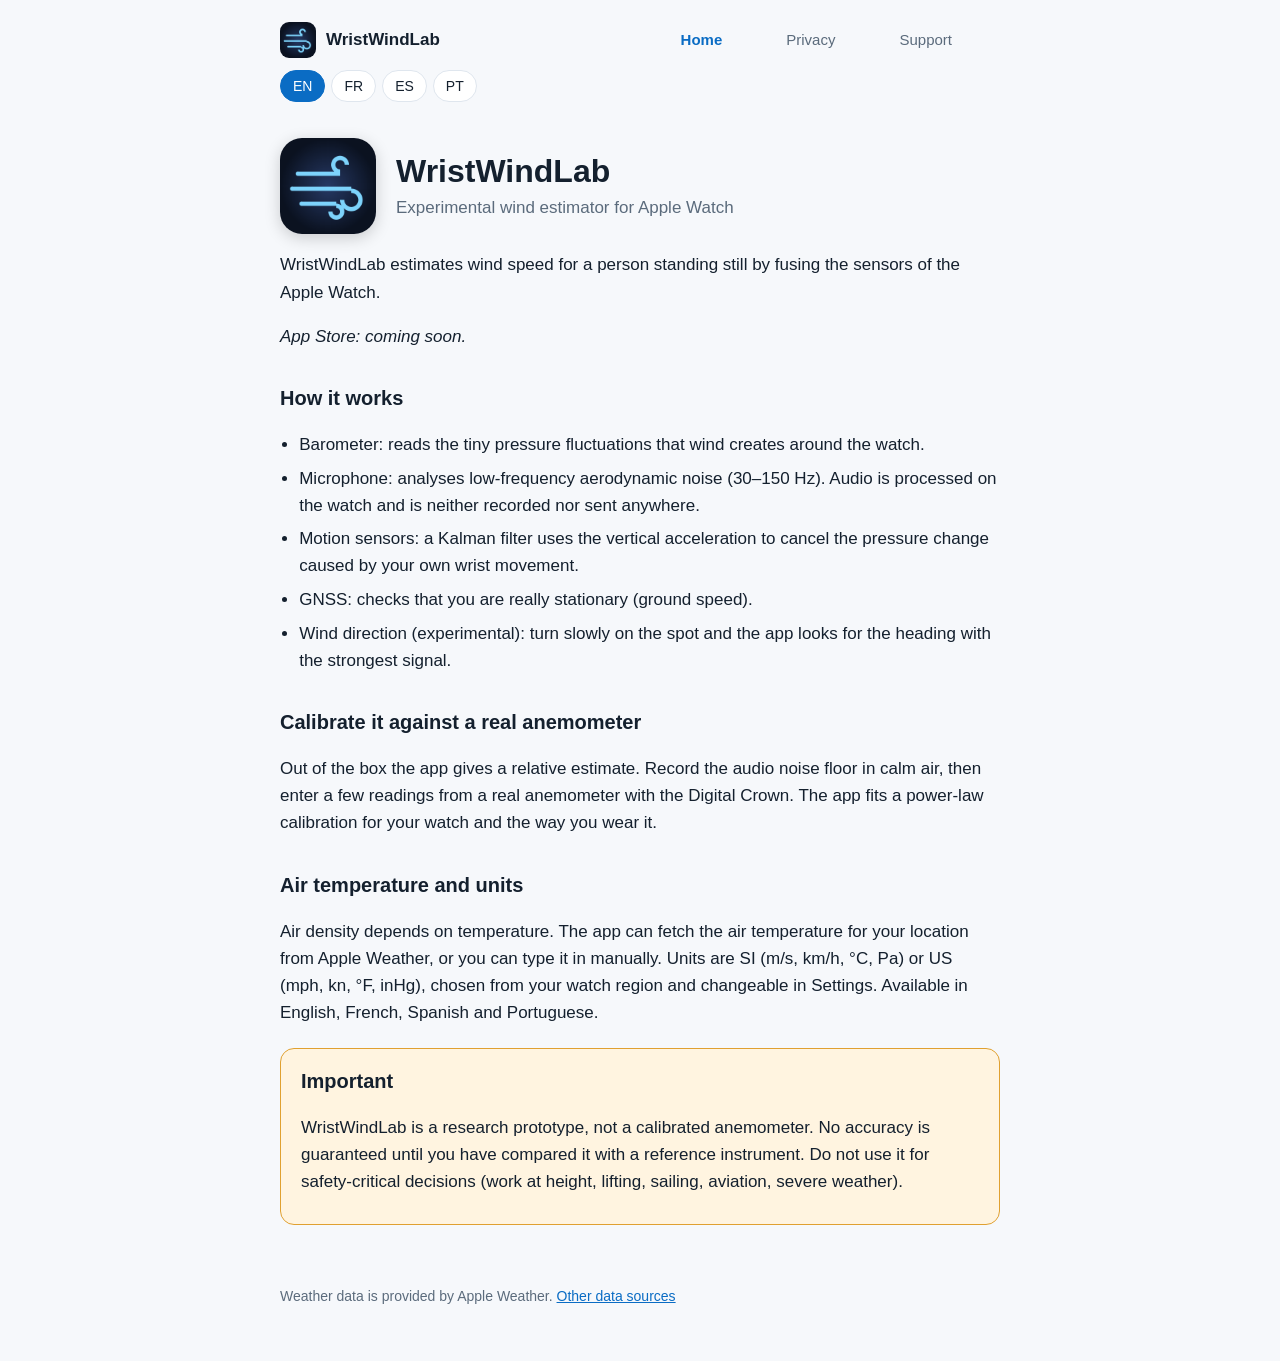
<file: index.html>
<!doctype html>
<html lang="en">
<head>
<meta charset="utf-8">
<meta name="viewport" content="width=device-width,initial-scale=1">
<title>WristWindLab</title>
<meta name="description" content="WristWindLab — experimental wind estimator for Apple Watch.">
<link rel="icon" href="assets/icon-180.png">
<link rel="apple-touch-icon" href="assets/icon-180.png">
<link rel="stylesheet" href="assets/style.css">
</head>
<body>
<header>
<a class="brand" href="index.html"><img src="assets/icon-180.png" alt="" width="36" height="36">WristWindLab</a>
<nav class="pages" aria-label="Pages"><a href="index.html" aria-current=page><span data-l="en">Home</span></a><a href="index.html" aria-current=page><span data-l="fr">Accueil</span></a><a href="index.html" aria-current=page><span data-l="es">Inicio</span></a><a href="index.html" aria-current=page><span data-l="pt">Início</span></a><a href="privacy.html"><span data-l="en">Privacy</span></a><a href="privacy.html"><span data-l="fr">Confidentialité</span></a><a href="privacy.html"><span data-l="es">Privacidad</span></a><a href="privacy.html"><span data-l="pt">Privacidade</span></a><a href="support.html"><span data-l="en">Support</span></a><a href="support.html"><span data-l="fr">Assistance</span></a><a href="support.html"><span data-l="es">Soporte</span></a><a href="support.html"><span data-l="pt">Suporte</span></a></nav>
<div class="lang" role="group" aria-label="Language"><button type="button" data-set="en" aria-pressed="false">EN</button><button type="button" data-set="fr" aria-pressed="false">FR</button><button type="button" data-set="es" aria-pressed="false">ES</button><button type="button" data-set="pt" aria-pressed="false">PT</button></div>
</header>
<main>
<section lang="en" data-l="en">
<div class="hero"><img src="assets/icon-512.png" alt="WristWindLab" width="96" height="96"><div><h1>WristWindLab</h1><p class="tag">Experimental wind estimator for Apple Watch</p></div></div>
<p>WristWindLab estimates wind speed for a person standing still by fusing the sensors of the Apple Watch.</p>
<p><em>App Store: coming soon.</em></p>
<h2>How it works</h2><ul><li>Barometer: reads the tiny pressure fluctuations that wind creates around the watch.</li><li>Microphone: analyses low-frequency aerodynamic noise (30–150 Hz). Audio is processed on the watch and is neither recorded nor sent anywhere.</li><li>Motion sensors: a Kalman filter uses the vertical acceleration to cancel the pressure change caused by your own wrist movement.</li><li>GNSS: checks that you are really stationary (ground speed).</li><li>Wind direction (experimental): turn slowly on the spot and the app looks for the heading with the strongest signal.</li></ul>
<h2>Calibrate it against a real anemometer</h2><p>Out of the box the app gives a relative estimate. Record the audio noise floor in calm air, then enter a few readings from a real anemometer with the Digital Crown. The app fits a power-law calibration for your watch and the way you wear it.</p>
<h2>Air temperature and units</h2><p>Air density depends on temperature. The app can fetch the air temperature for your location from Apple Weather, or you can type it in manually. Units are SI (m/s, km/h, °C, Pa) or US (mph, kn, °F, inHg), chosen from your watch region and changeable in Settings. Available in English, French, Spanish and Portuguese.</p>
<div class="warn"><h2>Important</h2><p>WristWindLab is a research prototype, not a calibrated anemometer. No accuracy is guaranteed until you have compared it with a reference instrument. Do not use it for safety-critical decisions (work at height, lifting, sailing, aviation, severe weather).</p></div>
</section>
<section lang="fr" data-l="fr">
<div class="hero"><img src="assets/icon-512.png" alt="WristWindLab" width="96" height="96"><div><h1>WristWindLab</h1><p class="tag">Estimateur de vent expérimental pour Apple Watch</p></div></div>
<p>WristWindLab estime la vitesse du vent pour une personne immobile en fusionnant les capteurs de l&#x27;Apple Watch.</p>
<p><em>App Store : bientôt disponible.</em></p>
<h2>Fonctionnement</h2><ul><li>Baromètre : lit les infimes fluctuations de pression que le vent crée autour de la montre.</li><li>Microphone : analyse le bruit aérodynamique basse fréquence (30–150 Hz). Le son est traité sur la montre ; il n&#x27;est ni enregistré ni transmis.</li><li>Capteurs de mouvement : un filtre de Kalman utilise l&#x27;accélération verticale pour annuler la variation de pression due aux mouvements de votre poignet.</li><li>GNSS : vérifie que vous êtes bien immobile (vitesse sol).</li><li>Direction du vent (expérimental) : tournez lentement sur place ; l&#x27;app cherche le cap où le signal est le plus fort.</li></ul>
<h2>Étalonnez-la avec un vrai anémomètre</h2><p>Sans étalonnage, l&#x27;app fournit une estimation relative. Mesurez le plancher de bruit en air calme, puis saisissez quelques valeurs lues sur un vrai anémomètre avec la Digital Crown. L&#x27;app ajuste une loi de puissance propre à votre montre et à votre façon de la porter.</p>
<h2>Température de l&#x27;air et unités</h2><p>La densité de l&#x27;air dépend de la température. L&#x27;app peut récupérer la température de l&#x27;air à votre position via Apple Weather, ou vous pouvez la saisir manuellement. Unités SI (m/s, km/h, °C, Pa) ou américaines (mph, kn, °F, inHg), choisies selon la région de la montre et modifiables dans Réglages. Disponible en anglais, français, espagnol et portugais.</p>
<div class="warn"><h2>Important</h2><p>WristWindLab est un prototype de recherche, pas un anémomètre étalonné. Aucune exactitude n&#x27;est garantie tant que vous ne l&#x27;avez pas comparé à un instrument de référence. Ne l&#x27;utilisez pas pour des décisions de sécurité (travail en hauteur, levage, navigation, aviation, météo violente).</p></div>
</section>
<section lang="es" data-l="es">
<div class="hero"><img src="assets/icon-512.png" alt="WristWindLab" width="96" height="96"><div><h1>WristWindLab</h1><p class="tag">Estimador de viento experimental para Apple Watch</p></div></div>
<p>WristWindLab estima la velocidad del viento para una persona en reposo fusionando los sensores del Apple Watch.</p>
<p><em>App Store: próximamente.</em></p>
<h2>Cómo funciona</h2><ul><li>Barómetro: lee las diminutas fluctuaciones de presión que el viento crea alrededor del reloj.</li><li>Micrófono: analiza el ruido aerodinámico de baja frecuencia (30–150 Hz). El audio se procesa en el reloj y no se graba ni se envía a ninguna parte.</li><li>Sensores de movimiento: un filtro de Kalman usa la aceleración vertical para anular la variación de presión causada por los movimientos de tu muñeca.</li><li>GNSS: comprueba que estás realmente quieto (velocidad sobre el suelo).</li><li>Dirección del viento (experimental): gira despacio sobre ti mismo y la app busca el rumbo con la señal más fuerte.</li></ul>
<h2>Calíbrala con un anemómetro real</h2><p>Sin calibrar, la app ofrece una estimación relativa. Mide el piso de ruido con aire en calma y luego introduce algunas lecturas de un anemómetro real con la Digital Crown. La app ajusta una ley de potencia propia de tu reloj y de cómo lo llevas.</p>
<h2>Temperatura del aire y unidades</h2><p>La densidad del aire depende de la temperatura. La app puede obtener la temperatura del aire en tu ubicación mediante Apple Weather, o puedes escribirla a mano. Unidades SI (m/s, km/h, °C, Pa) o estadounidenses (mph, kn, °F, inHg), elegidas según la región del reloj y modificables en Ajustes. Disponible en inglés, francés, español y portugués.</p>
<div class="warn"><h2>Importante</h2><p>WristWindLab es un prototipo de investigación, no un anemómetro calibrado. No se garantiza ninguna exactitud hasta que lo compares con un instrumento de referencia. No lo uses para decisiones críticas de seguridad (trabajo en altura, izado, navegación, aviación, fenómenos meteorológicos severos).</p></div>
</section>
<section lang="pt" data-l="pt">
<div class="hero"><img src="assets/icon-512.png" alt="WristWindLab" width="96" height="96"><div><h1>WristWindLab</h1><p class="tag">Estimador de vento experimental para Apple Watch</p></div></div>
<p>O WristWindLab estima a velocidade do vento para uma pessoa parada combinando os sensores do Apple Watch.</p>
<p><em>App Store: em breve.</em></p>
<h2>Como funciona</h2><ul><li>Barômetro: lê as minúsculas flutuações de pressão que o vento cria ao redor do relógio.</li><li>Microfone: analisa o ruído aerodinâmico de baixa frequência (30–150 Hz). O áudio é processado no relógio e não é gravado nem enviado para lugar nenhum.</li><li>Sensores de movimento: um filtro de Kalman usa a aceleração vertical para cancelar a variação de pressão causada pelos movimentos do seu pulso.</li><li>GNSS: confirma que você está realmente parado (velocidade sobre o solo).</li><li>Direção do vento (experimental): gire devagar no lugar e o app procura o rumo com o sinal mais forte.</li></ul>
<h2>Calibre com um anemômetro real</h2><p>Sem calibração, o app fornece uma estimativa relativa. Meça o piso de ruído com o ar calmo e depois informe algumas leituras de um anemômetro real com a Digital Crown. O app ajusta uma lei de potência própria para o seu relógio e para o jeito como você o usa.</p>
<h2>Temperatura do ar e unidades</h2><p>A densidade do ar depende da temperatura. O app pode obter a temperatura do ar na sua localização pelo Apple Weather, ou você pode digitá-la manualmente. Unidades SI (m/s, km/h, °C, Pa) ou americanas (mph, kn, °F, inHg), escolhidas pela região do relógio e alteráveis em Ajustes. Disponível em inglês, francês, espanhol e português.</p>
<div class="warn"><h2>Importante</h2><p>O WristWindLab é um protótipo de pesquisa, não um anemômetro calibrado. Nenhuma precisão é garantida até que você o compare com um instrumento de referência. Não o use para decisões críticas de segurança (trabalho em altura, içamento, navegação, aviação, clima severo).</p></div>
</section>
</main>
<footer><p data-l="en">Weather data is provided by Apple Weather. <a href="https://developer.apple.com/weatherkit/data-source-attribution/" rel="noopener">Other data sources</a></p><p data-l="fr">Les données météo sont fournies par Apple Weather. <a href="https://developer.apple.com/weatherkit/data-source-attribution/" rel="noopener">Autres sources de données</a></p><p data-l="es">Los datos meteorológicos los proporciona Apple Weather. <a href="https://developer.apple.com/weatherkit/data-source-attribution/" rel="noopener">Otras fuentes de datos</a></p><p data-l="pt">Os dados meteorológicos são fornecidos pelo Apple Weather. <a href="https://developer.apple.com/weatherkit/data-source-attribution/" rel="noopener">Outras fontes de dados</a></p></footer>
<script>(function(){var L=['en','fr','es','pt'],d=document,r=d.documentElement;r.classList.add('js');
function pick(){var q=(location.search.match(/[?&]lang=(\w\w)/)||[])[1];var s=null;try{s=localStorage.getItem('wwl-lang')}catch(e){}
var n=(navigator.language||'en').slice(0,2).toLowerCase();return [q,s,n].filter(function(x){return L.indexOf(x)>-1})[0]||'en'}
function set(l){r.lang=l;d.querySelectorAll('[data-l]').forEach(function(e){e.hidden=e.getAttribute('data-l')!==l});
d.querySelectorAll('[data-set]').forEach(function(b){b.setAttribute('aria-pressed',b.getAttribute('data-set')===l)});try{localStorage.setItem('wwl-lang',l)}catch(e){}}
d.querySelectorAll('[data-set]').forEach(function(b){b.addEventListener('click',function(){set(b.getAttribute('data-set'))})});set(pick())})();</script>
</body>
</html>
</file>
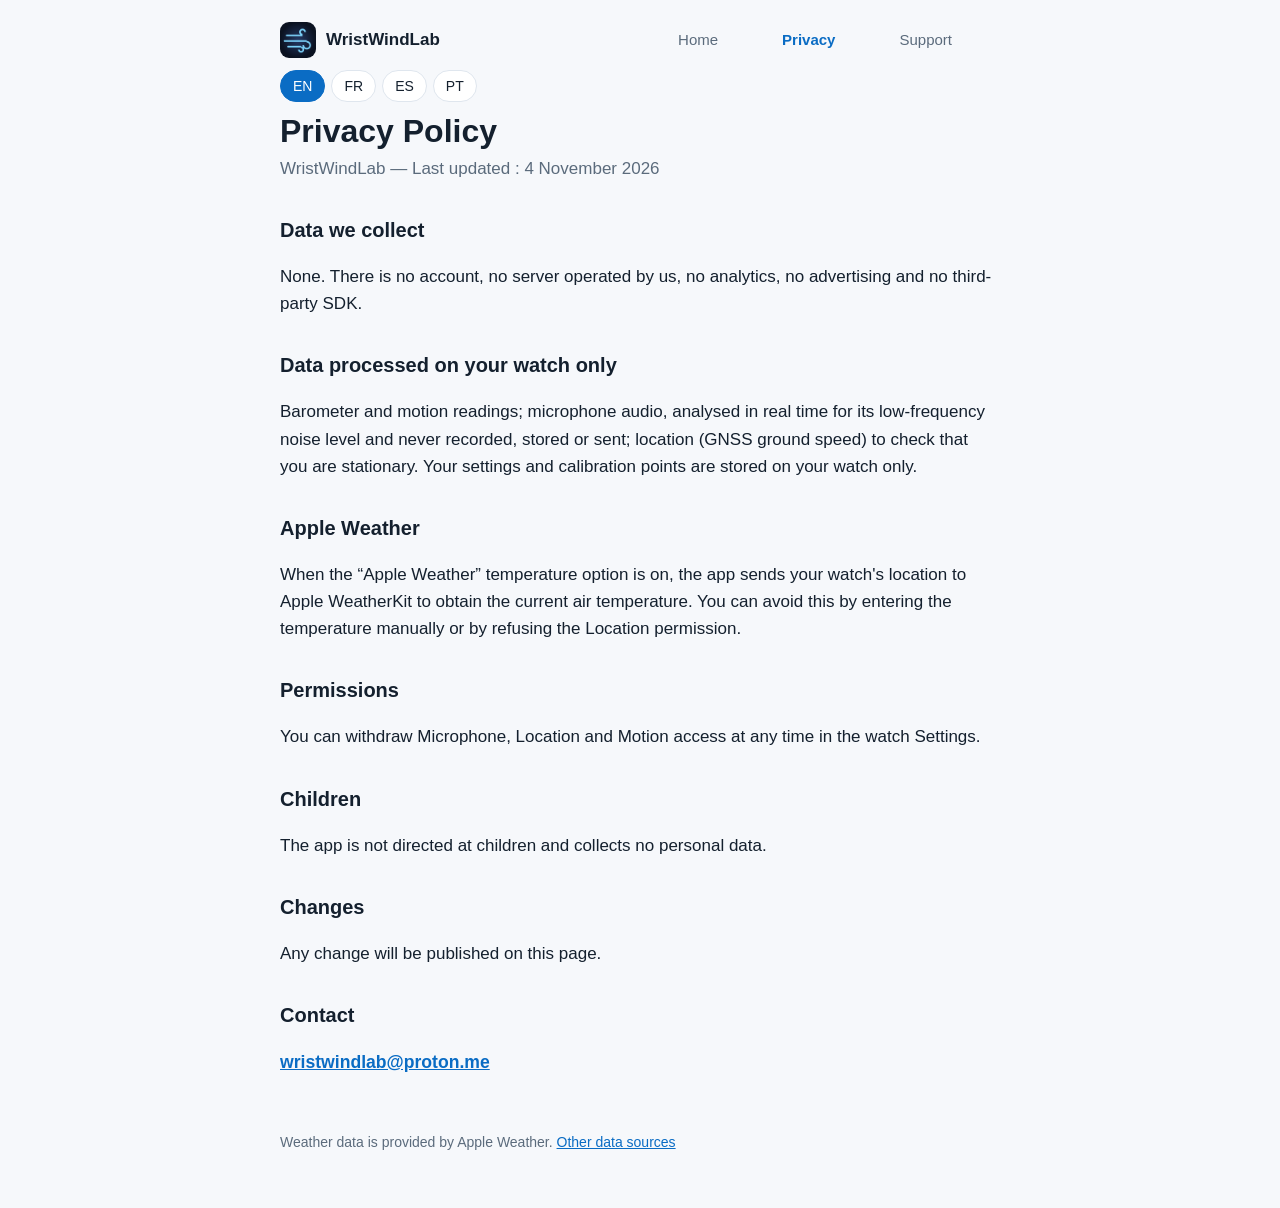
<file: privacy.html>
<!doctype html>
<html lang="en">
<head>
<meta charset="utf-8">
<meta name="viewport" content="width=device-width,initial-scale=1">
<title>WristWindLab — Privacy Policy</title>
<meta name="description" content="WristWindLab — experimental wind estimator for Apple Watch.">
<link rel="icon" href="assets/icon-180.png">
<link rel="apple-touch-icon" href="assets/icon-180.png">
<link rel="stylesheet" href="assets/style.css">
</head>
<body>
<header>
<a class="brand" href="index.html"><img src="assets/icon-180.png" alt="" width="36" height="36">WristWindLab</a>
<nav class="pages" aria-label="Pages"><a href="index.html"><span data-l="en">Home</span></a><a href="index.html"><span data-l="fr">Accueil</span></a><a href="index.html"><span data-l="es">Inicio</span></a><a href="index.html"><span data-l="pt">Início</span></a><a href="privacy.html" aria-current=page><span data-l="en">Privacy</span></a><a href="privacy.html" aria-current=page><span data-l="fr">Confidentialité</span></a><a href="privacy.html" aria-current=page><span data-l="es">Privacidad</span></a><a href="privacy.html" aria-current=page><span data-l="pt">Privacidade</span></a><a href="support.html"><span data-l="en">Support</span></a><a href="support.html"><span data-l="fr">Assistance</span></a><a href="support.html"><span data-l="es">Soporte</span></a><a href="support.html"><span data-l="pt">Suporte</span></a></nav>
<div class="lang" role="group" aria-label="Language"><button type="button" data-set="en" aria-pressed="false">EN</button><button type="button" data-set="fr" aria-pressed="false">FR</button><button type="button" data-set="es" aria-pressed="false">ES</button><button type="button" data-set="pt" aria-pressed="false">PT</button></div>
</header>
<main>
<section lang="en" data-l="en">
<h1>Privacy Policy</h1><p class="tag">WristWindLab — Last updated : 4 November 2026</p>
<h2>Data we collect</h2><p>None. There is no account, no server operated by us, no analytics, no advertising and no third-party SDK.</p><h2>Data processed on your watch only</h2><p>Barometer and motion readings; microphone audio, analysed in real time for its low-frequency noise level and never recorded, stored or sent; location (GNSS ground speed) to check that you are stationary. Your settings and calibration points are stored on your watch only.</p><h2>Apple Weather</h2><p>When the “Apple Weather” temperature option is on, the app sends your watch&#x27;s location to Apple WeatherKit to obtain the current air temperature. You can avoid this by entering the temperature manually or by refusing the Location permission.</p><h2>Permissions</h2><p>You can withdraw Microphone, Location and Motion access at any time in the watch Settings.</p><h2>Children</h2><p>The app is not directed at children and collects no personal data.</p><h2>Changes</h2><p>Any change will be published on this page.</p>
<h2>Contact</h2><p><a class="mail" href="mailto:wristwindlab@proton.me">wristwindlab@proton.me</a></p>
</section>
<section lang="fr" data-l="fr">
<h1>Politique de confidentialité</h1><p class="tag">WristWindLab — Dernière mise à jour : 4 novembre 2026</p>
<h2>Données que nous collectons</h2><p>Aucune. Pas de compte, pas de serveur exploité par nous, pas d&#x27;analyse d&#x27;usage, pas de publicité, pas de SDK tiers.</p><h2>Données traitées uniquement sur votre montre</h2><p>Mesures du baromètre et du mouvement ; audio du micro, analysé en direct pour son niveau de bruit basse fréquence, jamais enregistré, conservé ni envoyé ; position (vitesse sol GNSS) pour vérifier votre immobilité. Vos réglages et points d&#x27;étalonnage restent sur votre montre.</p><h2>Apple Weather</h2><p>Lorsque l&#x27;option de température « Apple Weather » est activée, l&#x27;app envoie la position de votre montre à Apple WeatherKit pour obtenir la température de l&#x27;air. Vous pouvez l&#x27;éviter en saisissant la température manuellement ou en refusant l&#x27;autorisation de localisation.</p><h2>Autorisations</h2><p>Vous pouvez retirer l&#x27;accès au micro, à la localisation et au mouvement à tout moment dans les Réglages de la montre.</p><h2>Enfants</h2><p>L&#x27;app ne s&#x27;adresse pas aux enfants et ne collecte aucune donnée personnelle.</p><h2>Modifications</h2><p>Toute modification sera publiée sur cette page.</p>
<h2>Contact</h2><p><a class="mail" href="mailto:wristwindlab@proton.me">wristwindlab@proton.me</a></p>
</section>
<section lang="es" data-l="es">
<h1>Política de privacidad</h1><p class="tag">WristWindLab — Última actualización : 4 de noviembre de 2026</p>
<h2>Datos que recopilamos</h2><p>Ninguno. No hay cuenta, ni servidor operado por nosotros, ni analíticas, ni publicidad, ni SDK de terceros.</p><h2>Datos tratados solo en tu reloj</h2><p>Lecturas del barómetro y del movimiento; audio del micrófono, analizado en tiempo real para obtener su nivel de ruido de baja frecuencia y nunca grabado, almacenado ni enviado; ubicación (velocidad sobre el suelo GNSS) para comprobar que estás quieto. Tus ajustes y puntos de calibración se guardan solo en tu reloj.</p><h2>Apple Weather</h2><p>Cuando la opción de temperatura «Apple Weather» está activada, la app envía la ubicación de tu reloj a Apple WeatherKit para obtener la temperatura del aire. Puedes evitarlo introduciendo la temperatura a mano o denegando el permiso de ubicación.</p><h2>Permisos</h2><p>Puedes retirar el acceso al micrófono, a la ubicación y al movimiento en cualquier momento en los Ajustes del reloj.</p><h2>Niños</h2><p>La app no está dirigida a niños y no recopila datos personales.</p><h2>Cambios</h2><p>Cualquier cambio se publicará en esta página.</p>
<h2>Contacto</h2><p><a class="mail" href="mailto:wristwindlab@proton.me">wristwindlab@proton.me</a></p>
</section>
<section lang="pt" data-l="pt">
<h1>Política de Privacidade</h1><p class="tag">WristWindLab — Última atualização : 4 de novembro de 2026</p>
<h2>Dados que coletamos</h2><p>Nenhum. Não há conta, servidor operado por nós, análises de uso, publicidade nem SDK de terceiros.</p><h2>Dados tratados somente no seu relógio</h2><p>Leituras do barômetro e do movimento; áudio do microfone, analisado em tempo real para obter o nível de ruído de baixa frequência e nunca gravado, armazenado nem enviado; localização (velocidade sobre o solo GNSS) para confirmar que você está parado. Seus ajustes e pontos de calibração ficam somente no seu relógio.</p><h2>Apple Weather</h2><p>Quando a opção de temperatura “Apple Weather” está ativada, o app envia a localização do seu relógio ao Apple WeatherKit para obter a temperatura do ar. Você pode evitar isso informando a temperatura manualmente ou negando a permissão de localização.</p><h2>Permissões</h2><p>Você pode retirar o acesso ao microfone, à localização e ao movimento a qualquer momento nos Ajustes do relógio.</p><h2>Crianças</h2><p>O app não é voltado a crianças e não coleta dados pessoais.</p><h2>Alterações</h2><p>Qualquer alteração será publicada nesta página.</p>
<h2>Contato</h2><p><a class="mail" href="mailto:wristwindlab@proton.me">wristwindlab@proton.me</a></p>
</section>
</main>
<footer><p data-l="en">Weather data is provided by Apple Weather. <a href="https://developer.apple.com/weatherkit/data-source-attribution/" rel="noopener">Other data sources</a></p><p data-l="fr">Les données météo sont fournies par Apple Weather. <a href="https://developer.apple.com/weatherkit/data-source-attribution/" rel="noopener">Autres sources de données</a></p><p data-l="es">Los datos meteorológicos los proporciona Apple Weather. <a href="https://developer.apple.com/weatherkit/data-source-attribution/" rel="noopener">Otras fuentes de datos</a></p><p data-l="pt">Os dados meteorológicos são fornecidos pelo Apple Weather. <a href="https://developer.apple.com/weatherkit/data-source-attribution/" rel="noopener">Outras fontes de dados</a></p></footer>
<script>(function(){var L=['en','fr','es','pt'],d=document,r=d.documentElement;r.classList.add('js');
function pick(){var q=(location.search.match(/[?&]lang=(\w\w)/)||[])[1];var s=null;try{s=localStorage.getItem('wwl-lang')}catch(e){}
var n=(navigator.language||'en').slice(0,2).toLowerCase();return [q,s,n].filter(function(x){return L.indexOf(x)>-1})[0]||'en'}
function set(l){r.lang=l;d.querySelectorAll('[data-l]').forEach(function(e){e.hidden=e.getAttribute('data-l')!==l});
d.querySelectorAll('[data-set]').forEach(function(b){b.setAttribute('aria-pressed',b.getAttribute('data-set')===l)});try{localStorage.setItem('wwl-lang',l)}catch(e){}}
d.querySelectorAll('[data-set]').forEach(function(b){b.addEventListener('click',function(){set(b.getAttribute('data-set'))})});set(pick())})();</script>
</body>
</html>
</file>
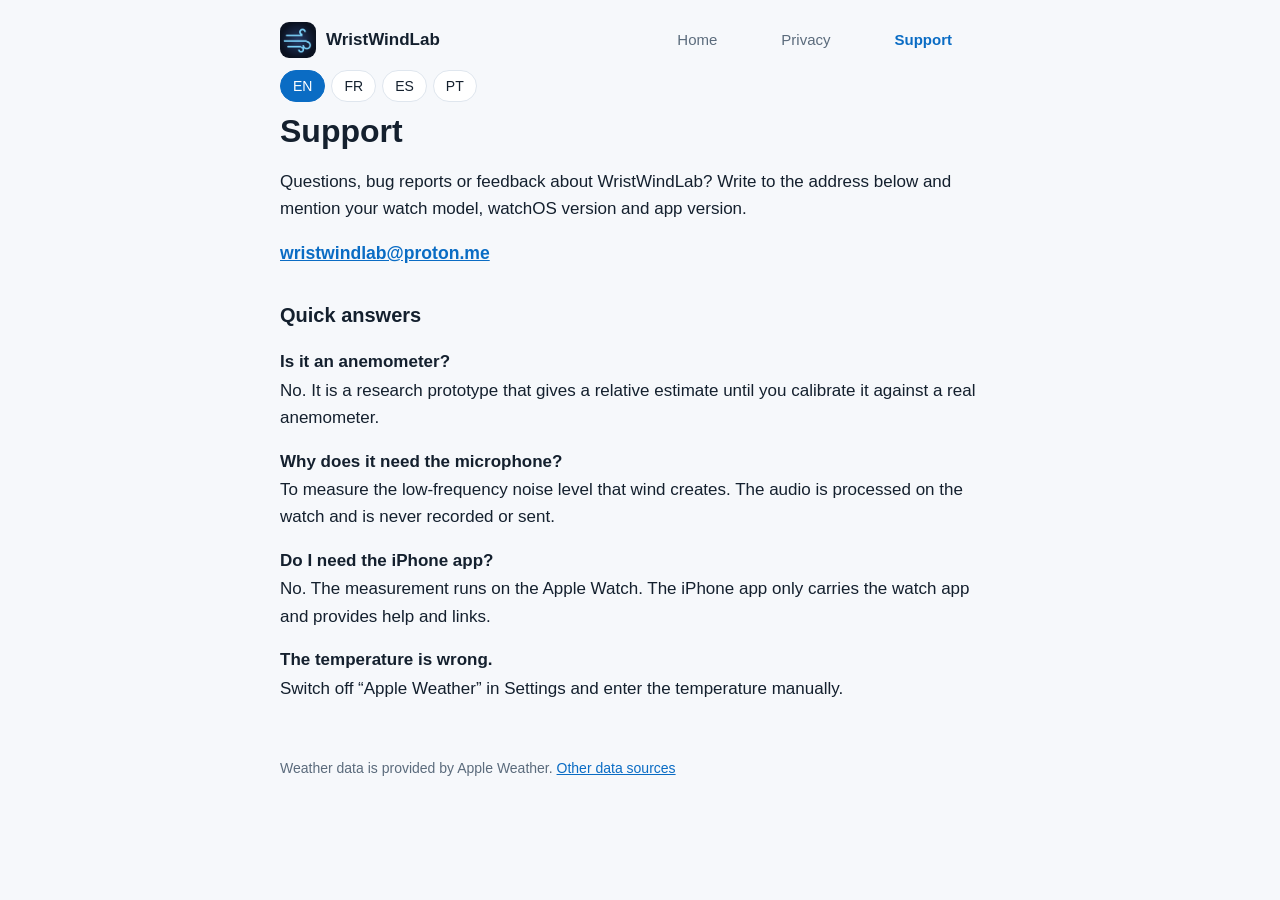
<file: support.html>
<!doctype html>
<html lang="en">
<head>
<meta charset="utf-8">
<meta name="viewport" content="width=device-width,initial-scale=1">
<title>WristWindLab — Support</title>
<meta name="description" content="WristWindLab — experimental wind estimator for Apple Watch.">
<link rel="icon" href="assets/icon-180.png">
<link rel="apple-touch-icon" href="assets/icon-180.png">
<link rel="stylesheet" href="assets/style.css">
</head>
<body>
<header>
<a class="brand" href="index.html"><img src="assets/icon-180.png" alt="" width="36" height="36">WristWindLab</a>
<nav class="pages" aria-label="Pages"><a href="index.html"><span data-l="en">Home</span></a><a href="index.html"><span data-l="fr">Accueil</span></a><a href="index.html"><span data-l="es">Inicio</span></a><a href="index.html"><span data-l="pt">Início</span></a><a href="privacy.html"><span data-l="en">Privacy</span></a><a href="privacy.html"><span data-l="fr">Confidentialité</span></a><a href="privacy.html"><span data-l="es">Privacidad</span></a><a href="privacy.html"><span data-l="pt">Privacidade</span></a><a href="support.html" aria-current=page><span data-l="en">Support</span></a><a href="support.html" aria-current=page><span data-l="fr">Assistance</span></a><a href="support.html" aria-current=page><span data-l="es">Soporte</span></a><a href="support.html" aria-current=page><span data-l="pt">Suporte</span></a></nav>
<div class="lang" role="group" aria-label="Language"><button type="button" data-set="en" aria-pressed="false">EN</button><button type="button" data-set="fr" aria-pressed="false">FR</button><button type="button" data-set="es" aria-pressed="false">ES</button><button type="button" data-set="pt" aria-pressed="false">PT</button></div>
</header>
<main>
<section lang="en" data-l="en">
<h1>Support</h1><p>Questions, bug reports or feedback about WristWindLab? Write to the address below and mention your watch model, watchOS version and app version.</p>
<p><a class="mail" href="mailto:wristwindlab@proton.me">wristwindlab@proton.me</a></p>
<h2>Quick answers</h2><dl><dt>Is it an anemometer?</dt><dd>No. It is a research prototype that gives a relative estimate until you calibrate it against a real anemometer.</dd><dt>Why does it need the microphone?</dt><dd>To measure the low-frequency noise level that wind creates. The audio is processed on the watch and is never recorded or sent.</dd><dt>Do I need the iPhone app?</dt><dd>No. The measurement runs on the Apple Watch. The iPhone app only carries the watch app and provides help and links.</dd><dt>The temperature is wrong.</dt><dd>Switch off “Apple Weather” in Settings and enter the temperature manually.</dd></dl>
</section>
<section lang="fr" data-l="fr">
<h1>Assistance</h1><p>Une question, un bug, un retour sur WristWindLab ? Écrivez à l&#x27;adresse ci-dessous en indiquant le modèle de montre, la version de watchOS et la version de l&#x27;app.</p>
<p><a class="mail" href="mailto:wristwindlab@proton.me">wristwindlab@proton.me</a></p>
<h2>Réponses rapides</h2><dl><dt>Est-ce un anémomètre ?</dt><dd>Non. C&#x27;est un prototype de recherche qui donne une estimation relative tant que vous ne l&#x27;avez pas étalonné avec un vrai anémomètre.</dd><dt>Pourquoi le micro ?</dt><dd>Pour mesurer le niveau de bruit basse fréquence créé par le vent. Le son est traité sur la montre et n&#x27;est jamais enregistré ni envoyé.</dd><dt>L&#x27;app iPhone est-elle nécessaire ?</dt><dd>Non. La mesure s&#x27;exécute sur l&#x27;Apple Watch. L&#x27;app iPhone porte seulement l&#x27;app de la montre et fournit aide et liens.</dd><dt>La température est fausse.</dt><dd>Désactivez « Apple Weather » dans Réglages et saisissez la température manuellement.</dd></dl>
</section>
<section lang="es" data-l="es">
<h1>Soporte</h1><p>¿Preguntas, errores o comentarios sobre WristWindLab? Escribe a la dirección de abajo indicando el modelo de reloj, la versión de watchOS y la versión de la app.</p>
<p><a class="mail" href="mailto:wristwindlab@proton.me">wristwindlab@proton.me</a></p>
<h2>Respuestas rápidas</h2><dl><dt>¿Es un anemómetro?</dt><dd>No. Es un prototipo de investigación que da una estimación relativa hasta que lo calibres con un anemómetro real.</dd><dt>¿Por qué necesita el micrófono?</dt><dd>Para medir el nivel de ruido de baja frecuencia que crea el viento. El audio se procesa en el reloj y nunca se graba ni se envía.</dd><dt>¿Necesito la app de iPhone?</dt><dd>No. La medición se ejecuta en el Apple Watch. La app de iPhone solo transporta la app del reloj y ofrece ayuda y enlaces.</dd><dt>La temperatura es incorrecta.</dt><dd>Desactiva «Apple Weather» en Ajustes e introduce la temperatura a mano.</dd></dl>
</section>
<section lang="pt" data-l="pt">
<h1>Suporte</h1><p>Dúvidas, erros ou sugestões sobre o WristWindLab? Escreva para o endereço abaixo informando o modelo do relógio, a versão do watchOS e a versão do app.</p>
<p><a class="mail" href="mailto:wristwindlab@proton.me">wristwindlab@proton.me</a></p>
<h2>Respostas rápidas</h2><dl><dt>É um anemômetro?</dt><dd>Não. É um protótipo de pesquisa que dá uma estimativa relativa até que você o calibre com um anemômetro real.</dd><dt>Por que precisa do microfone?</dt><dd>Para medir o nível de ruído de baixa frequência criado pelo vento. O áudio é processado no relógio e nunca é gravado nem enviado.</dd><dt>Preciso do app do iPhone?</dt><dd>Não. A medição é executada no Apple Watch. O app do iPhone apenas transporta o app do relógio e oferece ajuda e links.</dd><dt>A temperatura está errada.</dt><dd>Desative “Apple Weather” em Ajustes e informe a temperatura manualmente.</dd></dl>
</section>
</main>
<footer><p data-l="en">Weather data is provided by Apple Weather. <a href="https://developer.apple.com/weatherkit/data-source-attribution/" rel="noopener">Other data sources</a></p><p data-l="fr">Les données météo sont fournies par Apple Weather. <a href="https://developer.apple.com/weatherkit/data-source-attribution/" rel="noopener">Autres sources de données</a></p><p data-l="es">Los datos meteorológicos los proporciona Apple Weather. <a href="https://developer.apple.com/weatherkit/data-source-attribution/" rel="noopener">Otras fuentes de datos</a></p><p data-l="pt">Os dados meteorológicos são fornecidos pelo Apple Weather. <a href="https://developer.apple.com/weatherkit/data-source-attribution/" rel="noopener">Outras fontes de dados</a></p></footer>
<script>(function(){var L=['en','fr','es','pt'],d=document,r=d.documentElement;r.classList.add('js');
function pick(){var q=(location.search.match(/[?&]lang=(\w\w)/)||[])[1];var s=null;try{s=localStorage.getItem('wwl-lang')}catch(e){}
var n=(navigator.language||'en').slice(0,2).toLowerCase();return [q,s,n].filter(function(x){return L.indexOf(x)>-1})[0]||'en'}
function set(l){r.lang=l;d.querySelectorAll('[data-l]').forEach(function(e){e.hidden=e.getAttribute('data-l')!==l});
d.querySelectorAll('[data-set]').forEach(function(b){b.setAttribute('aria-pressed',b.getAttribute('data-set')===l)});try{localStorage.setItem('wwl-lang',l)}catch(e){}}
d.querySelectorAll('[data-set]').forEach(function(b){b.addEventListener('click',function(){set(b.getAttribute('data-set'))})});set(pick())})();</script>
</body>
</html>
</file>
<file: assets/style.css>
:root{--bg:#f6f8fb;--card:#fff;--fg:#14202e;--mut:#5b6b7c;--acc:#0a6cc4;--line:#dfe6ee;--warn:#fff4e0;--warnb:#e0a030}
@media(prefers-color-scheme:dark){:root{--bg:#0d141c;--card:#16202b;--fg:#e8eef5;--mut:#9fb0c1;--acc:#5db0ff;--line:#26333f;--warn:#2b2414;--warnb:#a87c24}}
*{box-sizing:border-box}html{-webkit-text-size-adjust:100%}
body{margin:0;background:var(--bg);color:var(--fg);font:17px/1.6 -apple-system,BlinkMacSystemFont,"Segoe UI",Roboto,Helvetica,Arial,sans-serif}
header,main,footer{max-width:760px;margin:0 auto;padding:0 20px}
header{display:flex;align-items:center;gap:12px;flex-wrap:wrap;padding-top:22px;padding-bottom:10px}
header .brand{display:flex;align-items:center;gap:10px;font-weight:700;color:var(--fg);text-decoration:none}
header img{width:36px;height:36px;border-radius:9px}
nav.pages{display:flex;gap:16px;margin-left:auto;flex-wrap:wrap}
nav.pages a{color:var(--mut);text-decoration:none;font-size:15px}nav.pages a[aria-current]{color:var(--acc);font-weight:600}
.lang{display:flex;gap:6px;width:100%}
.lang button{border:1px solid var(--line);background:var(--card);color:var(--fg);border-radius:999px;padding:4px 12px;font:inherit;font-size:14px;cursor:pointer}
.lang button[aria-pressed=true]{background:var(--acc);border-color:var(--acc);color:#fff}
.hero{display:flex;gap:20px;align-items:center;margin:26px 0 8px;flex-wrap:wrap}
.hero img{width:96px;height:96px;border-radius:22px;box-shadow:0 4px 16px rgba(0,0,0,.18)}
h1{font-size:2rem;line-height:1.2;margin:0}h2{font-size:1.25rem;margin:2rem 0 .4rem}
.tag{color:var(--mut);margin:.25rem 0 0}
.card{background:var(--card);border:1px solid var(--line);border-radius:14px;padding:4px 20px 14px;margin:16px 0}
.warn{background:var(--warn);border:1px solid var(--warnb);border-radius:14px;padding:12px 20px;margin:22px 0}
.warn h2{margin-top:.2rem}
ul{padding-left:1.2rem}li{margin:.4rem 0}
a{color:var(--acc)}dt{font-weight:600;margin-top:1rem}dd{margin:.1rem 0 0}
.mail{font-size:1.1rem;font-weight:600}
footer{padding-top:24px;padding-bottom:40px;color:var(--mut);font-size:14px}
@media(max-width:520px){nav.pages{margin-left:0;width:100%;gap:14px}header .brand{width:100%}}
[hidden]{display:none!important}
</file>
